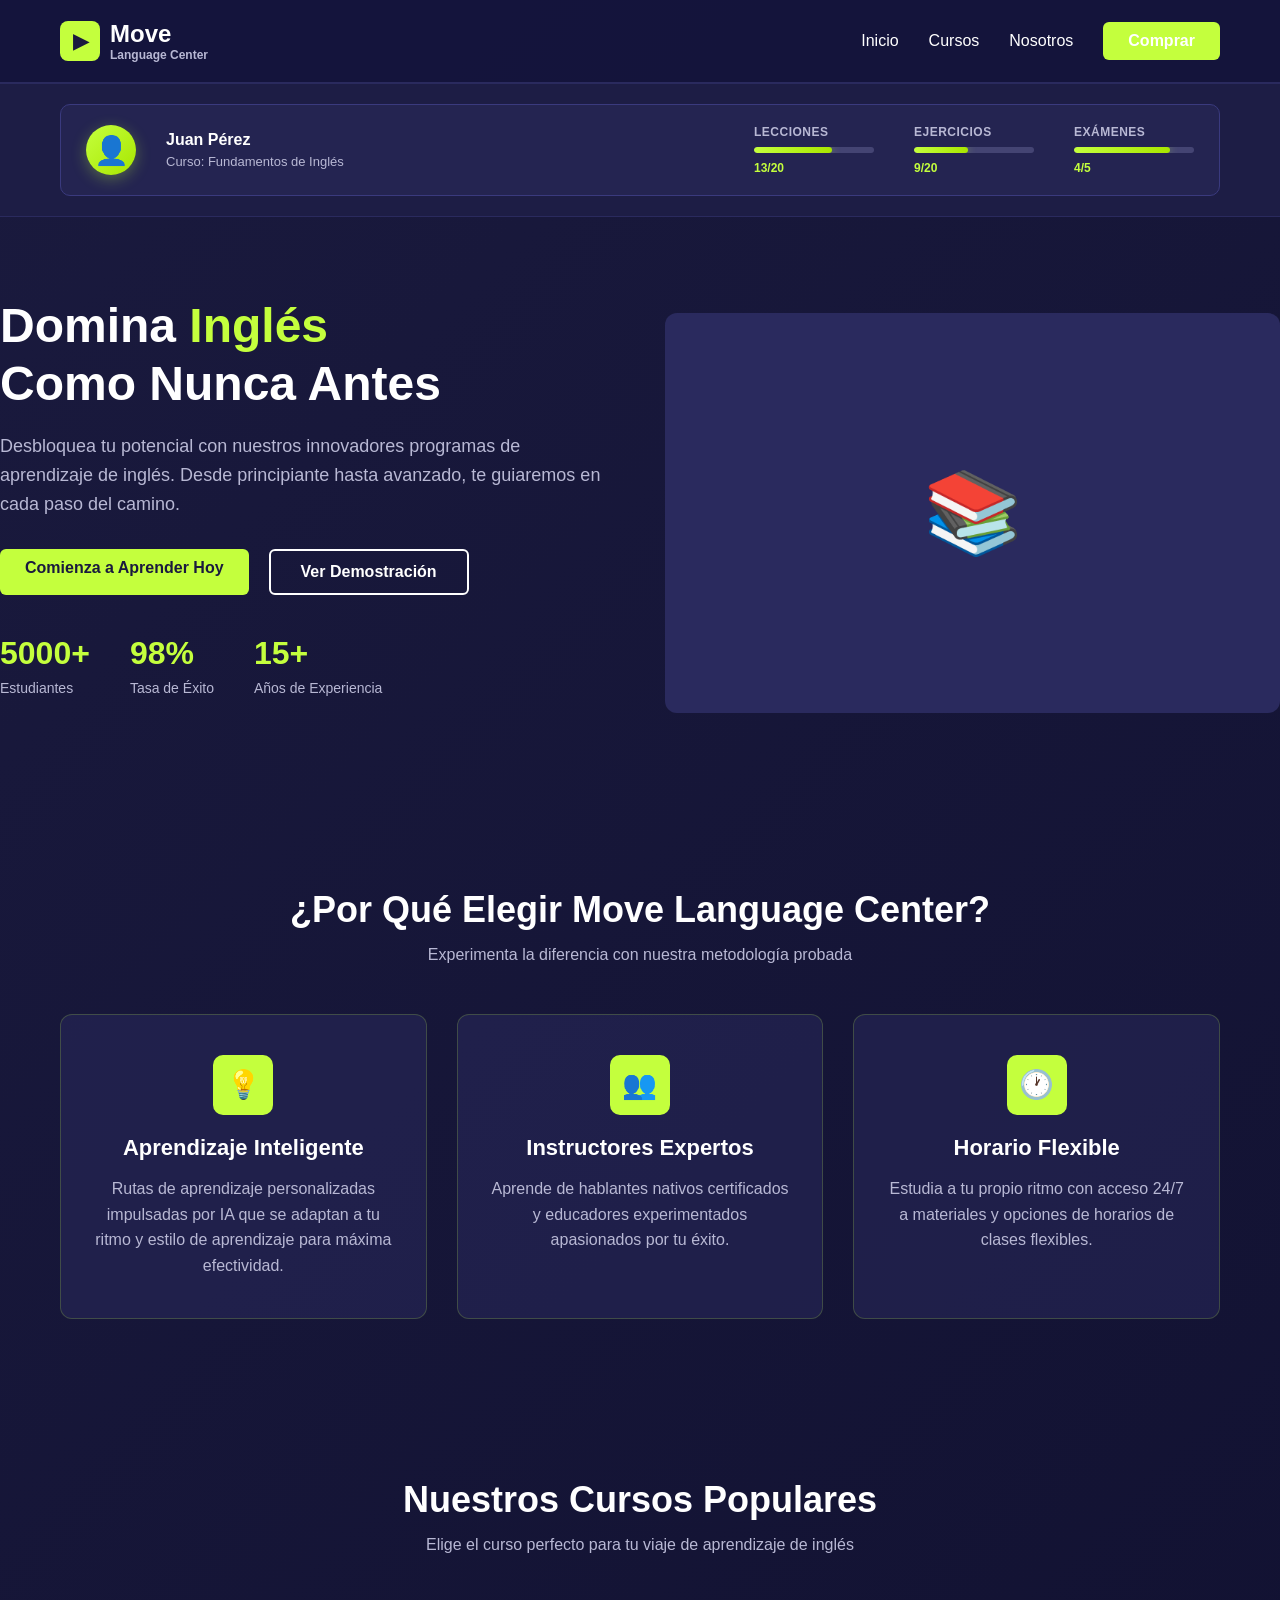
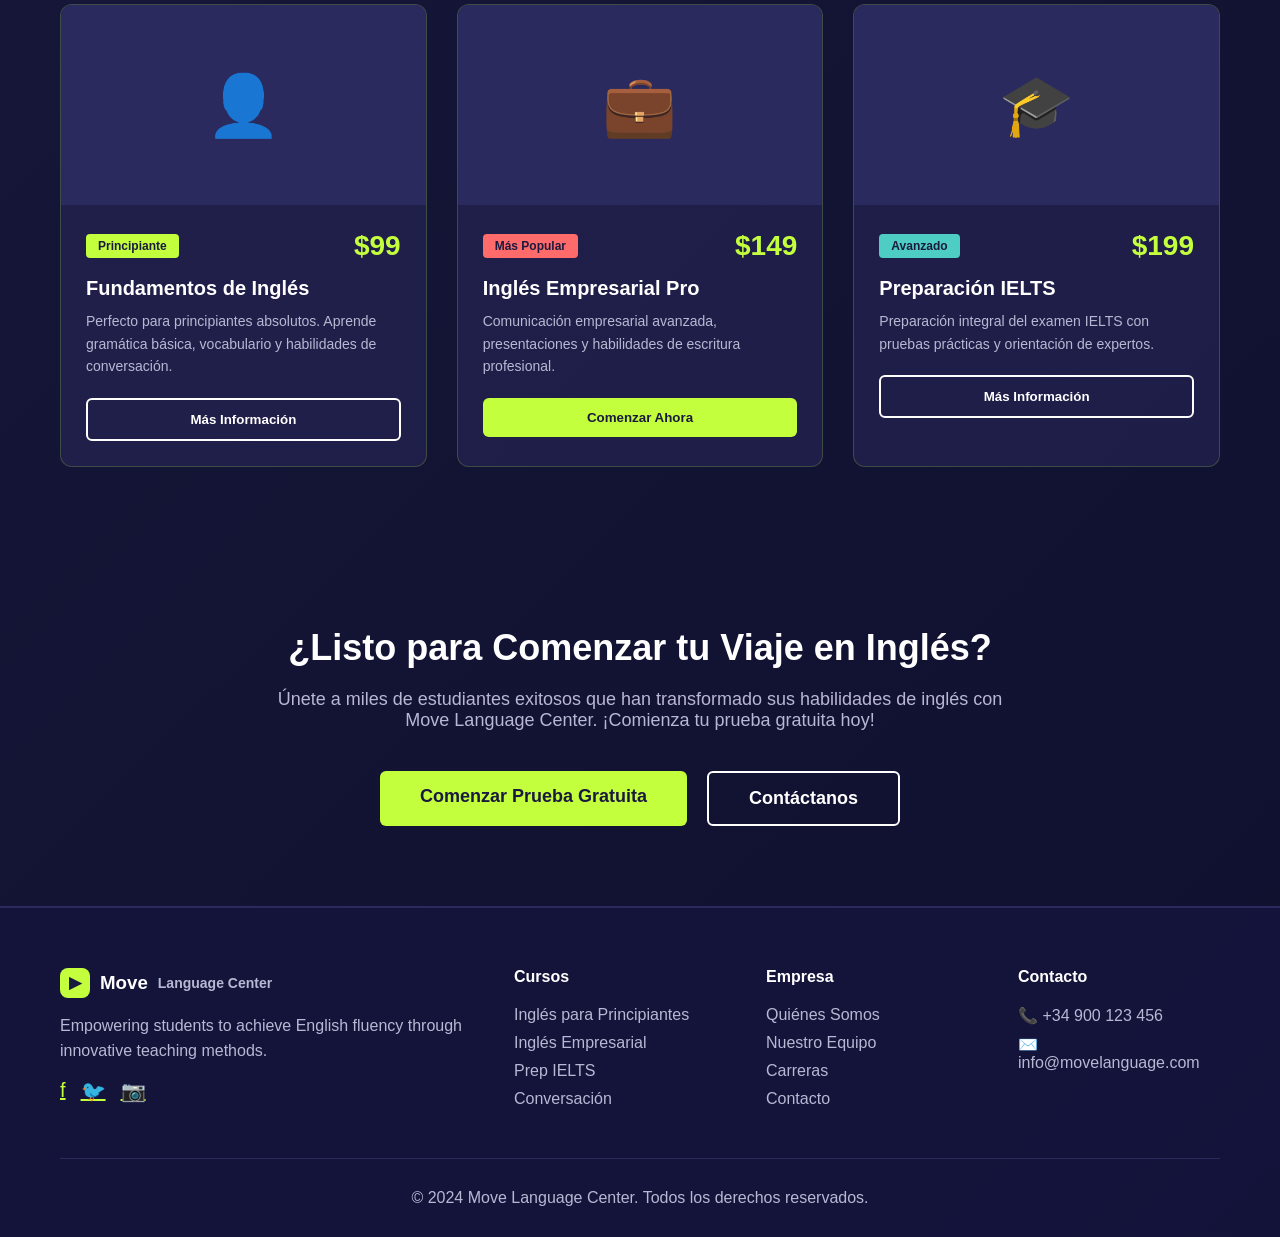
<file: index.html>
<!DOCTYPE html>
<html lang="es">
<head>
    <meta charset="UTF-8">
    <meta name="viewport" content="width=device-width, initial-scale=1.0">
    <title>Move Language Center</title>
    <link rel="stylesheet" href="styles.css">
</head>
<body>
    <header>
        <nav class="container">
            <div class="logo">
                <div class="logo-icon">▶</div>
                <div>
                    <div style="font-size: 24px;">Move</div>
                    <div style="font-size: 12px; color: #b8b8d4;">Language Center</div>
                </div>
            </div>
            <div class="nav-links">
                <a href="#inicio">Inicio</a>
                <a href="cursos.html">Cursos</a>
                <a href="nosotros.html">Nosotros</a>
                <a href="#comprar" class="btn-primary">Comprar</a>
            </div>
        </nav>
    </header>

    <!-- User Profile Section -->
    <section class="user-profile-bar">
        <div class="container">
            <a href="dashboard.html" style="text-decoration: none; color: inherit; cursor: pointer;">
                <div class="user-profile-card" style="cursor: pointer;">
                    <div class="profile-avatar">
                        <div class="avatar-icon">👤</div>
                    </div>
                    <div class="profile-info">
                        <div class="profile-name">Juan Pérez</div>
                        <div class="profile-course">Curso: Fundamentos de Inglés</div>
                    </div>
                    <div class="progress-indicators">
                        <div class="progress-item">
                            <div class="progress-label">Lecciones</div>
                            <div class="progress-bar">
                                <div class="progress-fill" style="width: 65%;"></div>
                            </div>
                            <div class="progress-text">13/20</div>
                        </div>
                        <div class="progress-item">
                            <div class="progress-label">Ejercicios</div>
                            <div class="progress-bar">
                                <div class="progress-fill" style="width: 45%;"></div>
                            </div>
                            <div class="progress-text">9/20</div>
                        </div>
                        <div class="progress-item">
                            <div class="progress-label">Exámenes</div>
                            <div class="progress-bar">
                                <div class="progress-fill" style="width: 80%;"></div>
                            </div>
                            <div class="progress-text">4/5</div>
                        </div>
                    </div>
                </div>
            </a>
        </div>
    </section>

    <section class="hero">
        <div class="container" style="display: contents;">
            <div class="hero-content">
                <h1>Domina <span class="highlight">Inglés</span><br>Como Nunca Antes</h1>
                <p>Desbloquea tu potencial con nuestros innovadores programas de aprendizaje de inglés. Desde principiante hasta avanzado, te guiaremos en cada paso del camino.</p>
                <div class="hero-buttons">
                    <a href="#" class="btn-primary">Comienza a Aprender Hoy</a>
                    <a href="#" class="btn-secondary">Ver Demostración</a>
                </div>
                <div class="stats">
                    <div class="stat-item">
                        <h3>5000+</h3>
                        <p>Estudiantes</p>
                    </div>
                    <div class="stat-item">
                        <h3>98%</h3>
                        <p>Tasa de Éxito</p>
                    </div>
                    <div class="stat-item">
                        <h3>15+</h3>
                        <p>Años de Experiencia</p>
                    </div>
                </div>
            </div>
            <div class="hero-image">
                <div style="background: #2a2a5e; border-radius: 12px; padding: 40px; text-align: center; min-height: 400px; display: flex; align-items: center; justify-content: center; font-size: 80px;">
                    📚
                </div>
            </div>
        </div>
    </section>

    <section class="why-choose">
        <div class="container">
            <h2>¿Por Qué Elegir Move Language Center?</h2>
            <p class="subtitle">Experimenta la diferencia con nuestra metodología probada</p>
            <div class="features">
                <div class="feature-card">
                    <div class="feature-icon">💡</div>
                    <h3>Aprendizaje Inteligente</h3>
                    <p>Rutas de aprendizaje personalizadas impulsadas por IA que se adaptan a tu ritmo y estilo de aprendizaje para máxima efectividad.</p>
                </div>
                <div class="feature-card">
                    <div class="feature-icon">👥</div>
                    <h3>Instructores Expertos</h3>
                    <p>Aprende de hablantes nativos certificados y educadores experimentados apasionados por tu éxito.</p>
                </div>
                <div class="feature-card">
                    <div class="feature-icon">🕐</div>
                    <h3>Horario Flexible</h3>
                    <p>Estudia a tu propio ritmo con acceso 24/7 a materiales y opciones de horarios de clases flexibles.</p>
                </div>
            </div>
        </div>
    </section>

    <section class="courses">
        <div class="container">
            <h2>Nuestros Cursos Populares</h2>
            <p class="subtitle">Elige el curso perfecto para tu viaje de aprendizaje de inglés</p>
            <div class="course-grid">
                <div class="course-card">
                    <div class="course-image">👤</div>
                    <div class="course-content">
                        <div class="course-header">
                            <span class="course-badge">Principiante</span>
                            <span class="course-price">$99</span>
                        </div>
                        <h3>Fundamentos de Inglés</h3>
                        <p>Perfecto para principiantes absolutos. Aprende gramática básica, vocabulario y habilidades de conversación.</p>
                        <button class="course-button secondary">Más Información</button>
                    </div>
                </div>
                <div class="course-card">
                    <div class="course-image">💼</div>
                    <div class="course-content">
                        <div class="course-header">
                            <span class="course-badge" style="background: #ff6b6b;">Más Popular</span>
                            <span class="course-price">$149</span>
                        </div>
                        <h3>Inglés Empresarial Pro</h3>
                        <p>Comunicación empresarial avanzada, presentaciones y habilidades de escritura profesional.</p>
                        <button class="course-button">Comenzar Ahora</button>
                    </div>
                </div>
                <div class="course-card">
                    <div class="course-image">🎓</div>
                    <div class="course-content">
                        <div class="course-header">
                            <span class="course-badge" style="background: #4ecdc4;">Avanzado</span>
                            <span class="course-price">$199</span>
                        </div>
                        <h3>Preparación IELTS</h3>
                        <p>Preparación integral del examen IELTS con pruebas prácticas y orientación de expertos.</p>
                        <button class="course-button secondary">Más Información</button>
                    </div>
                </div>
            </div>
        </div>
    </section>

    <section class="cta">
        <div class="container">
            <h2>¿Listo para Comenzar tu Viaje en Inglés?</h2>
            <p>Únete a miles de estudiantes exitosos que han transformado sus habilidades de inglés con<br>Move Language Center. ¡Comienza tu prueba gratuita hoy!</p>
            <div class="cta-buttons">
                <a href="#" class="btn-primary" style="padding: 15px 40px; font-size: 18px;">Comenzar Prueba Gratuita</a>
                <a href="#" class="btn-secondary" style="padding: 15px 40px; font-size: 18px;">Contáctanos</a>
            </div>
        </div>
    </section>

    <footer>
        <div class="container">
            <div class="footer-content">
                <div class="footer-about">
                    <h3>
                        <div class="logo-icon" style="width: 30px; height: 30px; font-size: 16px;">▶</div>
                        Move<br><span style="font-size: 14px; color: #b8b8d4;">Language Center</span>
                    </h3>
                    <p>Empowering students to achieve English fluency through innovative teaching methods.</p>
                    <div class="social-links">
                        <a href="#">f</a>
                        <a href="#">🐦</a>
                        <a href="#">📷</a>
                    </div>
                </div>
                <div class="footer-section">
                    <h4>Cursos</h4>
                    <ul>
                        <li><a href="#">Inglés para Principiantes</a></li>
                        <li><a href="#">Inglés Empresarial</a></li>
                        <li><a href="#">Prep IELTS</a></li>
                        <li><a href="#">Conversación</a></li>
                    </ul>
                </div>
                <div class="footer-section">
                    <h4>Empresa</h4>
                    <ul>
                        <li><a href="#">Quiénes Somos</a></li>
                        <li><a href="#">Nuestro Equipo</a></li>
                        <li><a href="#">Carreras</a></li>
                        <li><a href="#">Contacto</a></li>
                    </ul>
                </div>
                <div class="footer-section">
                    <h4>Contacto</h4>
                    <ul>
                        <li><a href="tel:+15551234567">📞 +34 900 123 456</a></li>
                        <li><a href="mailto:info@movelanguage.com">✉️ info@movelanguage.com</a></li>
                    </ul>
                </div>
            </div>
            <div class="footer-bottom">
                <p>© 2024 Move Language Center. Todos los derechos reservados.</p>
            </div>
        </div>
    </footer>
</body>
</html>
</file>
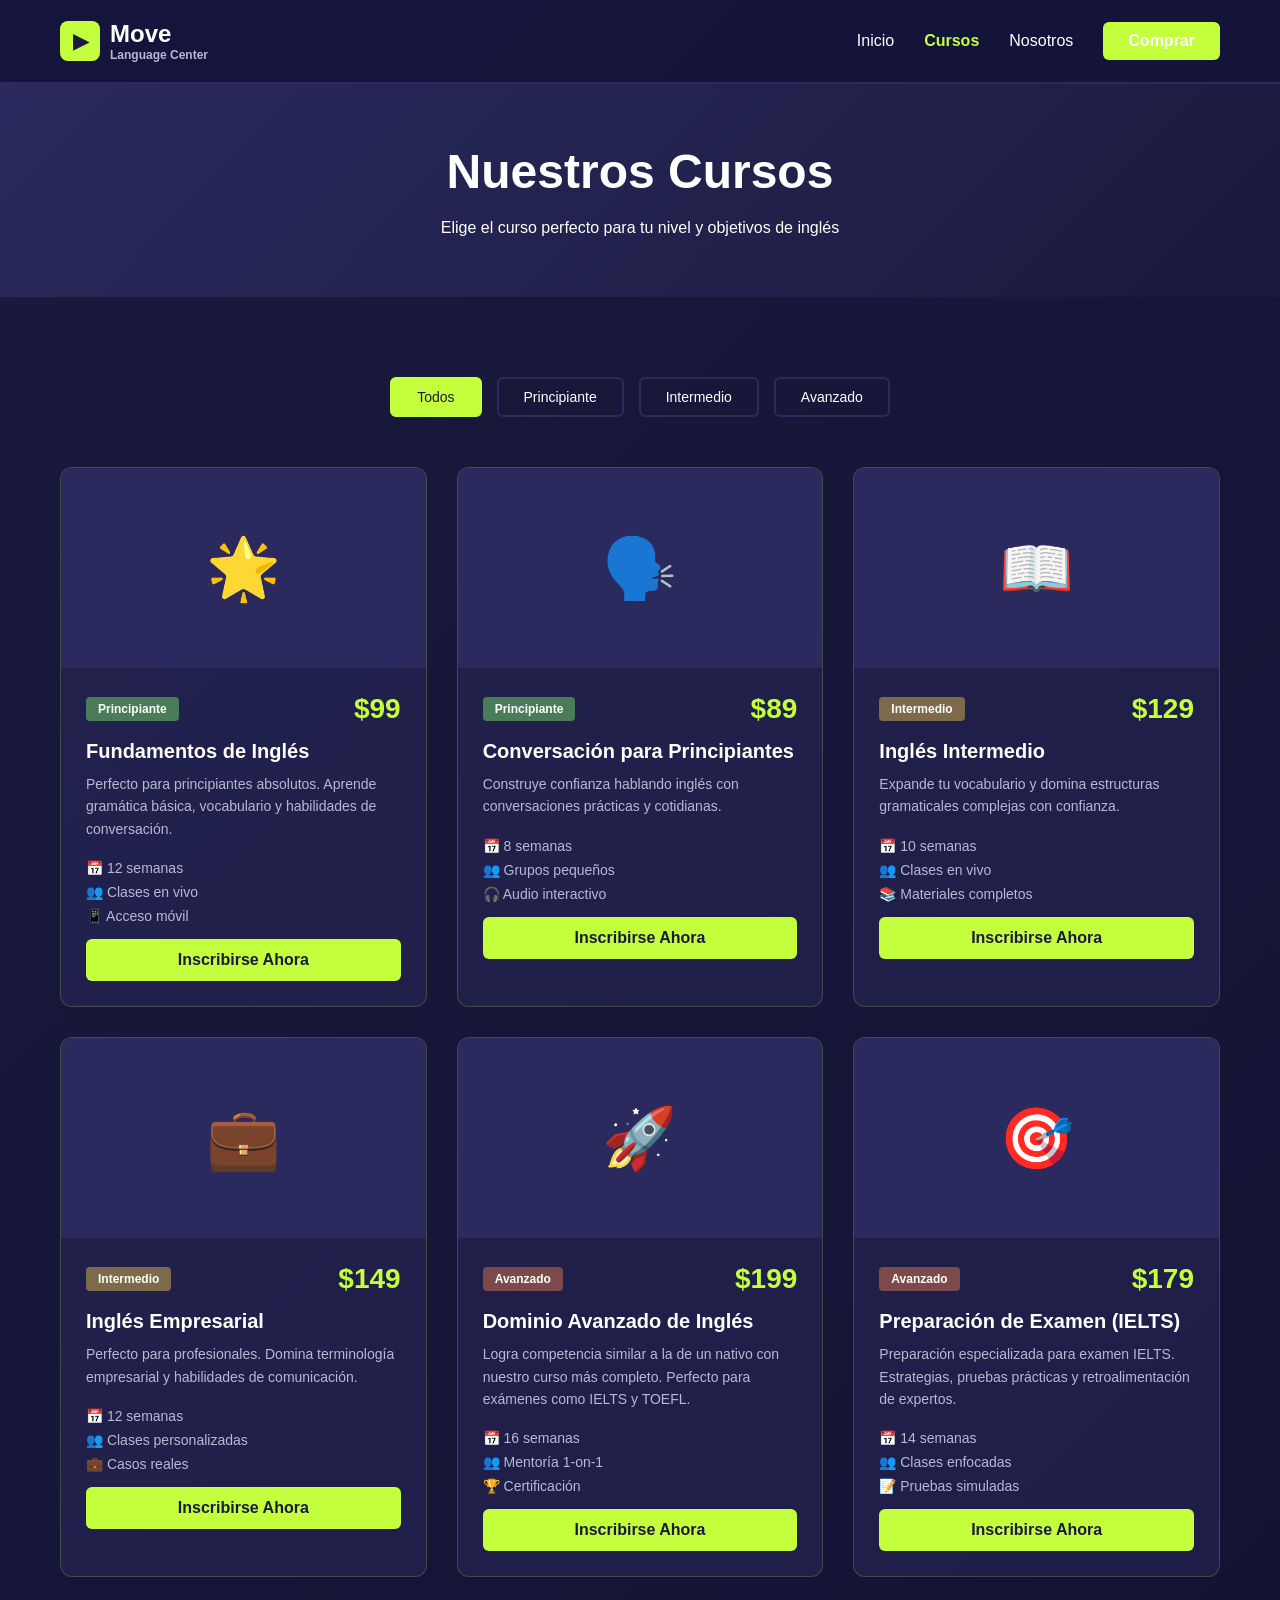
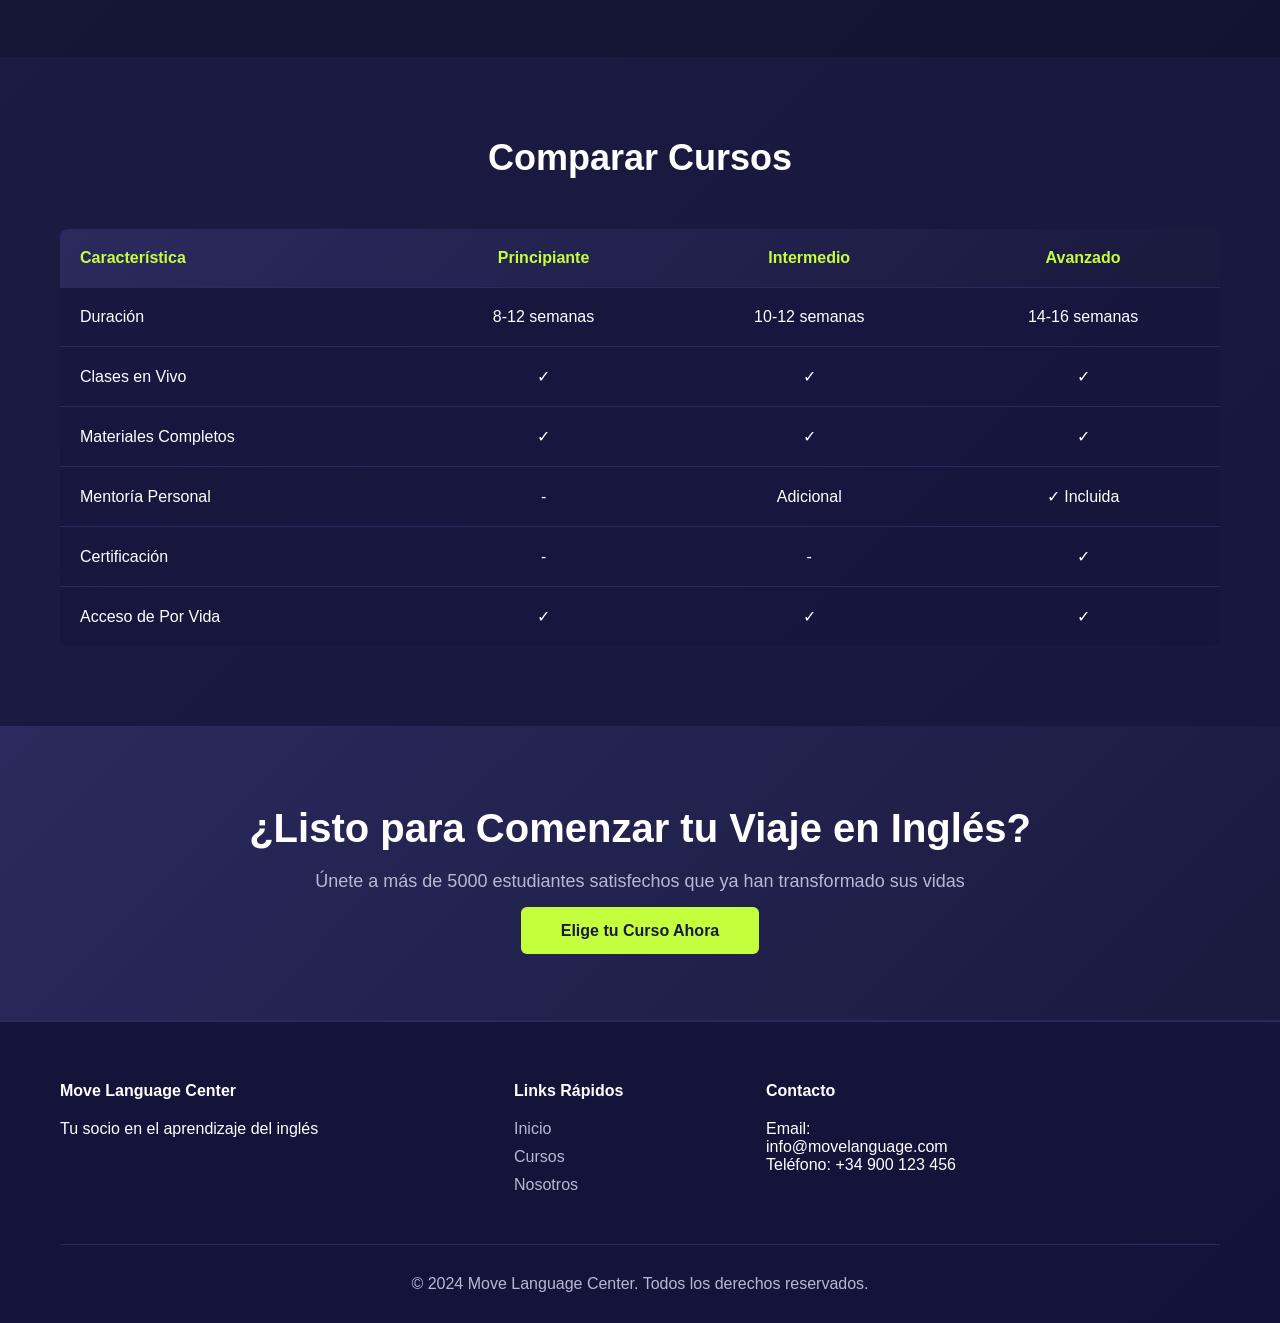
<file: cursos.html>
<!DOCTYPE html>
<html lang="es">
<head>
    <meta charset="UTF-8">
    <meta name="viewport" content="width=device-width, initial-scale=1.0">
    <title>Cursos - Move Language Center</title>
    <link rel="stylesheet" href="styles.css">
</head>
<body>
    <header>
        <nav class="container">
            <div class="logo">
                <div class="logo-icon">▶</div>
                <div>
                    <div style="font-size: 24px;">Move</div>
                    <div style="font-size: 12px; color: #b8b8d4;">Language Center</div>
                </div>
            </div>
            <div class="nav-links">
                <a href="index.html">Inicio</a>
                <a href="cursos.html" class="active">Cursos</a>
                <a href="nosotros.html">Nosotros</a>
                <a href="index.html#comprar" class="btn-primary">Comprar</a>
            </div>
        </nav>
    </header>

    <section class="cursos-hero">
        <div class="container">
            <h1>Nuestros Cursos</h1>
            <p class="subtitle">Elige el curso perfecto para tu nivel y objetivos de inglés</p>
        </div>
    </section>

    <section class="all-courses">
        <div class="container">
            <div class="courses-filter">
                <button class="filter-btn active" data-filter="all">Todos</button>
                <button class="filter-btn" data-filter="beginner">Principiante</button>
                <button class="filter-btn" data-filter="intermediate">Intermedio</button>
                <button class="filter-btn" data-filter="advanced">Avanzado</button>
            </div>

            <div class="course-grid">
                <!-- Beginner Courses -->
                <div class="course-card" data-level="beginner">
                    <div class="course-image">🌟</div>
                    <div class="course-content">
                        <div class="course-header">
                            <span class="course-badge beginner-badge">Principiante</span>
                            <span class="course-price">$99</span>
                        </div>
                        <h3>Fundamentos de Inglés</h3>
                        <p>Perfecto para principiantes absolutos. Aprende gramática básica, vocabulario y habilidades de conversación.</p>
                        <div class="course-details">
                            <span>📅 12 semanas</span>
                            <span>👥 Clases en vivo</span>
                            <span>📱 Acceso móvil</span>
                        </div>
                        <a href="#" class="btn-primary full-width">Inscribirse Ahora</a>
                    </div>
                </div>

                <div class="course-card" data-level="beginner">
                    <div class="course-image">🗣️</div>
                    <div class="course-content">
                        <div class="course-header">
                            <span class="course-badge beginner-badge">Principiante</span>
                            <span class="course-price">$89</span>
                        </div>
                        <h3>Conversación para Principiantes</h3>
                        <p>Construye confianza hablando inglés con conversaciones prácticas y cotidianas.</p>
                        <div class="course-details">
                            <span>📅 8 semanas</span>
                            <span>👥 Grupos pequeños</span>
                            <span>🎧 Audio interactivo</span>
                        </div>
                        <a href="#" class="btn-primary full-width">Inscribirse Ahora</a>
                    </div>
                </div>

                <!-- Intermediate Courses -->
                <div class="course-card" data-level="intermediate">
                    <div class="course-image">📖</div>
                    <div class="course-content">
                        <div class="course-header">
                            <span class="course-badge intermediate-badge">Intermedio</span>
                            <span class="course-price">$129</span>
                        </div>
                        <h3>Inglés Intermedio</h3>
                        <p>Expande tu vocabulario y domina estructuras gramaticales complejas con confianza.</p>
                        <div class="course-details">
                            <span>📅 10 semanas</span>
                            <span>👥 Clases en vivo</span>
                            <span>📚 Materiales completos</span>
                        </div>
                        <a href="#" class="btn-primary full-width">Inscribirse Ahora</a>
                    </div>
                </div>

                <div class="course-card" data-level="intermediate">
                    <div class="course-image">💼</div>
                    <div class="course-content">
                        <div class="course-header">
                            <span class="course-badge intermediate-badge">Intermedio</span>
                            <span class="course-price">$149</span>
                        </div>
                        <h3>Inglés Empresarial</h3>
                        <p>Perfecto para profesionales. Domina terminología empresarial y habilidades de comunicación.</p>
                        <div class="course-details">
                            <span>📅 12 semanas</span>
                            <span>👥 Clases personalizadas</span>
                            <span>💼 Casos reales</span>
                        </div>
                        <a href="#" class="btn-primary full-width">Inscribirse Ahora</a>
                    </div>
                </div>

                <!-- Advanced Courses -->
                <div class="course-card" data-level="advanced">
                    <div class="course-image">🚀</div>
                    <div class="course-content">
                        <div class="course-header">
                            <span class="course-badge advanced-badge">Avanzado</span>
                            <span class="course-price">$199</span>
                        </div>
                        <h3>Dominio Avanzado de Inglés</h3>
                        <p>Logra competencia similar a la de un nativo con nuestro curso más completo. Perfecto para exámenes como IELTS y TOEFL.</p>
                        <div class="course-details">
                            <span>📅 16 semanas</span>
                            <span>👥 Mentoría 1-on-1</span>
                            <span>🏆 Certificación</span>
                        </div>
                        <a href="#" class="btn-primary full-width">Inscribirse Ahora</a>
                    </div>
                </div>

                <div class="course-card" data-level="advanced">
                    <div class="course-image">🎯</div>
                    <div class="course-content">
                        <div class="course-header">
                            <span class="course-badge advanced-badge">Avanzado</span>
                            <span class="course-price">$179</span>
                        </div>
                        <h3>Preparación de Examen (IELTS)</h3>
                        <p>Preparación especializada para examen IELTS. Estrategias, pruebas prácticas y retroalimentación de expertos.</p>
                        <div class="course-details">
                            <span>📅 14 semanas</span>
                            <span>👥 Clases enfocadas</span>
                            <span>📝 Pruebas simuladas</span>
                        </div>
                        <a href="#" class="btn-primary full-width">Inscribirse Ahora</a>
                    </div>
                </div>
            </div>
        </div>
    </section>

    <section class="course-comparison">
        <div class="container">
            <h2>Comparar Cursos</h2>
            <table class="comparison-table">
                <thead>
                    <tr>
                        <th>Característica</th>
                        <th>Principiante</th>
                        <th>Intermedio</th>
                        <th>Avanzado</th>
                    </tr>
                </thead>
                <tbody>
                    <tr>
                        <td>Duración</td>
                        <td>8-12 semanas</td>
                        <td>10-12 semanas</td>
                        <td>14-16 semanas</td>
                    </tr>
                    <tr>
                        <td>Clases en Vivo</td>
                        <td>✓</td>
                        <td>✓</td>
                        <td>✓</td>
                    </tr>
                    <tr>
                        <td>Materiales Completos</td>
                        <td>✓</td>
                        <td>✓</td>
                        <td>✓</td>
                    </tr>
                    <tr>
                        <td>Mentoría Personal</td>
                        <td>-</td>
                        <td>Adicional</td>
                        <td>✓ Incluida</td>
                    </tr>
                    <tr>
                        <td>Certificación</td>
                        <td>-</td>
                        <td>-</td>
                        <td>✓</td>
                    </tr>
                    <tr>
                        <td>Acceso de Por Vida</td>
                        <td>✓</td>
                        <td>✓</td>
                        <td>✓</td>
                    </tr>
                </tbody>
            </table>
        </div>
    </section>

    <section class="cta-section">
        <div class="container">
            <h2>¿Listo para Comenzar tu Viaje en Inglés?</h2>
            <p>Únete a más de 5000 estudiantes satisfechos que ya han transformado sus vidas</p>
            <a href="#" class="btn-primary" style="font-size: 16px; padding: 15px 40px;">Elige tu Curso Ahora</a>
        </div>
    </section>

    <footer>
        <div class="container">
            <div class="footer-content">
                <div class="footer-section">
                    <h4>Move Language Center</h4>
                    <p>Tu socio en el aprendizaje del inglés</p>
                </div>
                <div class="footer-section">
                    <h4>Links Rápidos</h4>
                    <ul>
                        <li><a href="index.html">Inicio</a></li>
                        <li><a href="cursos.html">Cursos</a></li>
                        <li><a href="index.html#nosotros">Nosotros</a></li>
                    </ul>
                </div>
                <div class="footer-section">
                    <h4>Contacto</h4>
                    <p>Email: info@movelanguage.com</p>
                    <p>Teléfono: +34 900 123 456</p>
                </div>
            </div>
            <div class="footer-bottom">
                <p>&copy; 2024 Move Language Center. Todos los derechos reservados.</p>
            </div>
        </div>
    </footer>

    <script>
        // Filter functionality
        const filterBtns = document.querySelectorAll('.filter-btn');
        const courseCards = document.querySelectorAll('.course-card');

        filterBtns.forEach(btn => {
            btn.addEventListener('click', () => {
                // Remove active class from all buttons
                filterBtns.forEach(b => b.classList.remove('active'));
                // Add active class to clicked button
                btn.classList.add('active');

                const filterValue = btn.getAttribute('data-filter');

                courseCards.forEach(card => {
                    if (filterValue === 'all') {
                        card.style.display = 'block';
                    } else {
                        if (card.getAttribute('data-level') === filterValue) {
                            card.style.display = 'block';
                        } else {
                            card.style.display = 'none';
                        }
                    }
                });
            });
        });
    </script>
</body>
</html>
</file>
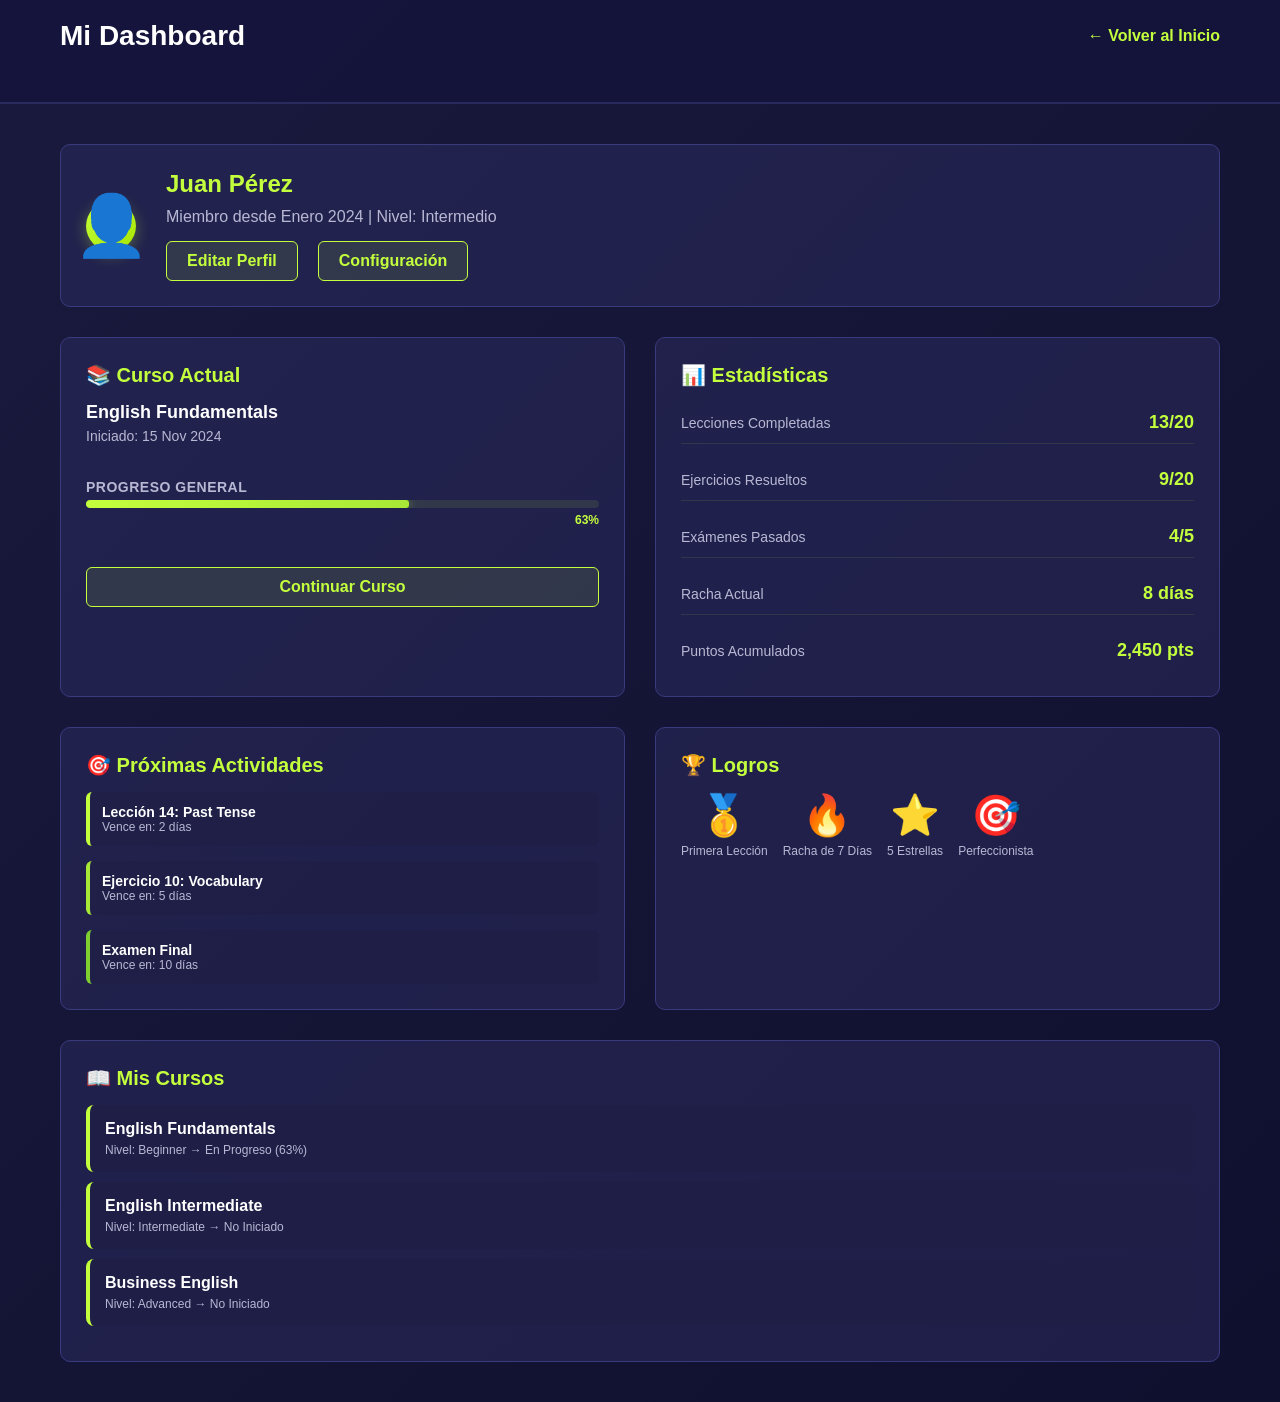
<file: dashboard.html>
<!DOCTYPE html>
<html lang="es">
<head>
    <meta charset="UTF-8">
    <meta name="viewport" content="width=device-width, initial-scale=1.0">
    <title>Mi Dashboard - Move Language Center</title>
    <link rel="stylesheet" href="styles.css">
    <style>
        /* Dashboard Specific Styles */
        .dashboard-header {
            background: rgba(20, 20, 60, 0.9);
            padding: 20px 0;
            border-bottom: 2px solid #2a2a5e;
            margin-bottom: 40px;
        }

        .dashboard-container {
            max-width: 1200px;
            margin: 0 auto;
            padding: 0 20px;
        }

        .dashboard-grid {
            display: grid;
            grid-template-columns: 1fr 1fr;
            gap: 30px;
            margin-bottom: 40px;
        }

        .dashboard-card {
            background: rgba(40, 40, 90, 0.6);
            border: 1px solid #3a3a7e;
            border-radius: 10px;
            padding: 25px;
            transition: transform 0.3s, box-shadow 0.3s;
        }

        .dashboard-card:hover {
            transform: translateY(-5px);
            box-shadow: 0 10px 30px rgba(196, 255, 61, 0.1);
        }

        .dashboard-card h3 {
            color: #c4ff3d;
            margin-bottom: 15px;
            font-size: 20px;
        }

        .card-content {
            display: flex;
            flex-direction: column;
            gap: 15px;
        }

        .stat-row {
            display: flex;
            justify-content: space-between;
            align-items: center;
            padding: 10px 0;
            border-bottom: 1px solid rgba(196, 255, 61, 0.1);
        }

        .stat-row:last-child {
            border-bottom: none;
        }

        .stat-label {
            color: #b8b8d4;
            font-size: 14px;
        }

        .stat-value {
            color: #c4ff3d;
            font-weight: bold;
            font-size: 18px;
        }

        .progress-section {
            margin-top: 20px;
        }

        .progress-item-dashboard {
            margin-bottom: 15px;
        }

        .progress-item-dashboard .progress-label {
            color: #b8b8d4;
            font-size: 14px;
            margin-bottom: 5px;
        }

        .progress-item-dashboard .progress-bar {
            background: rgba(196, 255, 61, 0.1);
            height: 8px;
            border-radius: 4px;
            overflow: hidden;
            margin-bottom: 5px;
        }

        .progress-item-dashboard .progress-fill {
            background: linear-gradient(90deg, #c4ff3d, #a8e836);
            height: 100%;
        }

        .progress-item-dashboard .progress-text {
            color: #c4ff3d;
            font-size: 12px;
            text-align: right;
        }

        .course-list {
            list-style: none;
        }

        .course-item {
            background: rgba(30, 30, 70, 0.8);
            padding: 15px;
            border-radius: 8px;
            margin-bottom: 10px;
            border-left: 4px solid #c4ff3d;
            transition: background 0.3s;
        }

        .course-item:hover {
            background: rgba(40, 40, 90, 0.8);
        }

        .course-name {
            color: #ffffff;
            font-weight: bold;
            margin-bottom: 5px;
        }

        .course-level {
            color: #b8b8d4;
            font-size: 12px;
        }

        .btn-secondary {
            background: rgba(196, 255, 61, 0.1);
            color: #c4ff3d;
            padding: 10px 20px;
            border-radius: 6px;
            text-decoration: none;
            border: 1px solid #c4ff3d;
            transition: all 0.3s;
            display: inline-block;
            cursor: pointer;
            font-weight: bold;
        }

        .btn-secondary:hover {
            background: #c4ff3d;
            color: #1a1a3e;
        }

        .wide-card {
            grid-column: 1 / -1;
        }

        .header-top {
            display: flex;
            justify-content: space-between;
            align-items: center;
            margin-bottom: 30px;
        }

        .back-button {
            color: #c4ff3d;
            text-decoration: none;
            font-weight: bold;
            display: flex;
            align-items: center;
            gap: 10px;
            transition: gap 0.3s;
        }

        .back-button:hover {
            gap: 15px;
        }

        @media (max-width: 768px) {
            .dashboard-grid {
                grid-template-columns: 1fr;
            }

            .wide-card {
                grid-column: 1;
            }
        }
    </style>
</head>
<body>
    <!-- Dashboard Header -->
    <header class="dashboard-header">
        <div class="dashboard-container">
            <div class="header-top">
                <h1 style="font-size: 28px;">Mi Dashboard</h1>
                <a href="index.html" class="back-button">← Volver al Inicio</a>
            </div>
        </div>
    </header>

    <!-- Main Dashboard Content -->
    <main class="dashboard-container">
        <!-- User Profile Summary -->
        <div class="dashboard-card wide-card" style="margin-bottom: 30px;">
            <div style="display: flex; align-items: center; gap: 30px;">
                <div class="profile-avatar" style="flex-shrink: 0;">
                    <div class="avatar-icon" style="font-size: 60px;">👤</div>
                </div>
                <div style="flex: 1;">
                    <h2 style="color: #c4ff3d; margin-bottom: 10px;">Juan Pérez</h2>
                    <p style="color: #b8b8d4; margin-bottom: 15px;">Miembro desde Enero 2024 | Nivel: Intermedio</p>
                    <div style="display: flex; gap: 20px;">
                        <a href="#" class="btn-secondary">Editar Perfil</a>
                        <a href="#" class="btn-secondary">Configuración</a>
                    </div>
                </div>
            </div>
        </div>

        <div class="dashboard-grid">
            <!-- Current Course Card -->
            <div class="dashboard-card">
                <h3>📚 Curso Actual</h3>
                <div class="card-content">
                    <div>
                        <div style="font-size: 18px; color: #ffffff; font-weight: bold;">English Fundamentals</div>
                        <div style="color: #b8b8d4; font-size: 14px; margin-top: 5px;">Iniciado: 15 Nov 2024</div>
                    </div>
                    <div class="progress-section">
                        <div class="progress-item-dashboard">
                            <div class="progress-label">Progreso General</div>
                            <div class="progress-bar">
                                <div class="progress-fill" style="width: 63%;"></div>
                            </div>
                            <div class="progress-text">63%</div>
                        </div>
                    </div>
                    <a href="english_fundamentals.html" class="btn-secondary" style="text-align: center; margin-top: 10px;">Continuar Curso</a>
                </div>
            </div>

            <!-- Learning Stats Card -->
            <div class="dashboard-card">
                <h3>📊 Estadísticas</h3>
                <div class="card-content">
                    <div class="stat-row">
                        <span class="stat-label">Lecciones Completadas</span>
                        <span class="stat-value">13/20</span>
                    </div>
                    <div class="stat-row">
                        <span class="stat-label">Ejercicios Resueltos</span>
                        <span class="stat-value">9/20</span>
                    </div>
                    <div class="stat-row">
                        <span class="stat-label">Exámenes Pasados</span>
                        <span class="stat-value">4/5</span>
                    </div>
                    <div class="stat-row">
                        <span class="stat-label">Racha Actual</span>
                        <span class="stat-value">8 días</span>
                    </div>
                    <div class="stat-row">
                        <span class="stat-label">Puntos Acumulados</span>
                        <span class="stat-value">2,450 pts</span>
                    </div>
                </div>
            </div>

            <!-- Activities Card -->
            <div class="dashboard-card">
                <h3>🎯 Próximas Actividades</h3>
                <div class="card-content">
                    <div style="background: rgba(30, 30, 70, 0.8); padding: 12px; border-radius: 6px; border-left: 4px solid #c4ff3d;">
                        <div style="color: #ffffff; font-weight: bold; font-size: 14px;">Lección 14: Past Tense</div>
                        <div style="color: #b8b8d4; font-size: 12px;">Vence en: 2 días</div>
                    </div>
                    <div style="background: rgba(30, 30, 70, 0.8); padding: 12px; border-radius: 6px; border-left: 4px solid #a8e836;">
                        <div style="color: #ffffff; font-weight: bold; font-size: 14px;">Ejercicio 10: Vocabulary</div>
                        <div style="color: #b8b8d4; font-size: 12px;">Vence en: 5 días</div>
                    </div>
                    <div style="background: rgba(30, 30, 70, 0.8); padding: 12px; border-radius: 6px; border-left: 4px solid #7ecf2f;">
                        <div style="color: #ffffff; font-weight: bold; font-size: 14px;">Examen Final</div>
                        <div style="color: #b8b8d4; font-size: 12px;">Vence en: 10 días</div>
                    </div>
                </div>
            </div>

            <!-- Badges & Achievements Card -->
            <div class="dashboard-card">
                <h3>🏆 Logros</h3>
                <div class="card-content">
                    <div style="display: flex; flex-wrap: wrap; gap: 15px;">
                        <div style="text-align: center;">
                            <div style="font-size: 40px; margin-bottom: 5px;">🥇</div>
                            <div style="color: #b8b8d4; font-size: 12px;">Primera Lección</div>
                        </div>
                        <div style="text-align: center;">
                            <div style="font-size: 40px; margin-bottom: 5px;">🔥</div>
                            <div style="color: #b8b8d4; font-size: 12px;">Racha de 7 Días</div>
                        </div>
                        <div style="text-align: center;">
                            <div style="font-size: 40px; margin-bottom: 5px;">⭐</div>
                            <div style="color: #b8b8d4; font-size: 12px;">5 Estrellas</div>
                        </div>
                        <div style="text-align: center;">
                            <div style="font-size: 40px; margin-bottom: 5px;">🎯</div>
                            <div style="color: #b8b8d4; font-size: 12px;">Perfeccionista</div>
                        </div>
                    </div>
                </div>
            </div>

            <!-- All Courses Card -->
            <div class="dashboard-card wide-card">
                <h3>📖 Mis Cursos</h3>
                <ul class="course-list">
                    <li class="course-item">
                        <div class="course-name">English Fundamentals</div>
                        <div class="course-level">Nivel: Beginner → En Progreso (63%)</div>
                    </li>
                    <li class="course-item">
                        <div class="course-name">English Intermediate</div>
                        <div class="course-level">Nivel: Intermediate → No Iniciado</div>
                    </li>
                    <li class="course-item">
                        <div class="course-name">Business English</div>
                        <div class="course-level">Nivel: Advanced → No Iniciado</div>
                    </li>
                </ul>
            </div>
        </div>
    </main>

    <script>
        // Agregar evento de navegación al volver
        document.querySelector('.back-button').addEventListener('click', function(e) {
            e.preventDefault();
            window.location.href = 'index.html';
        });
    </script>
</body>
</html>
</file>
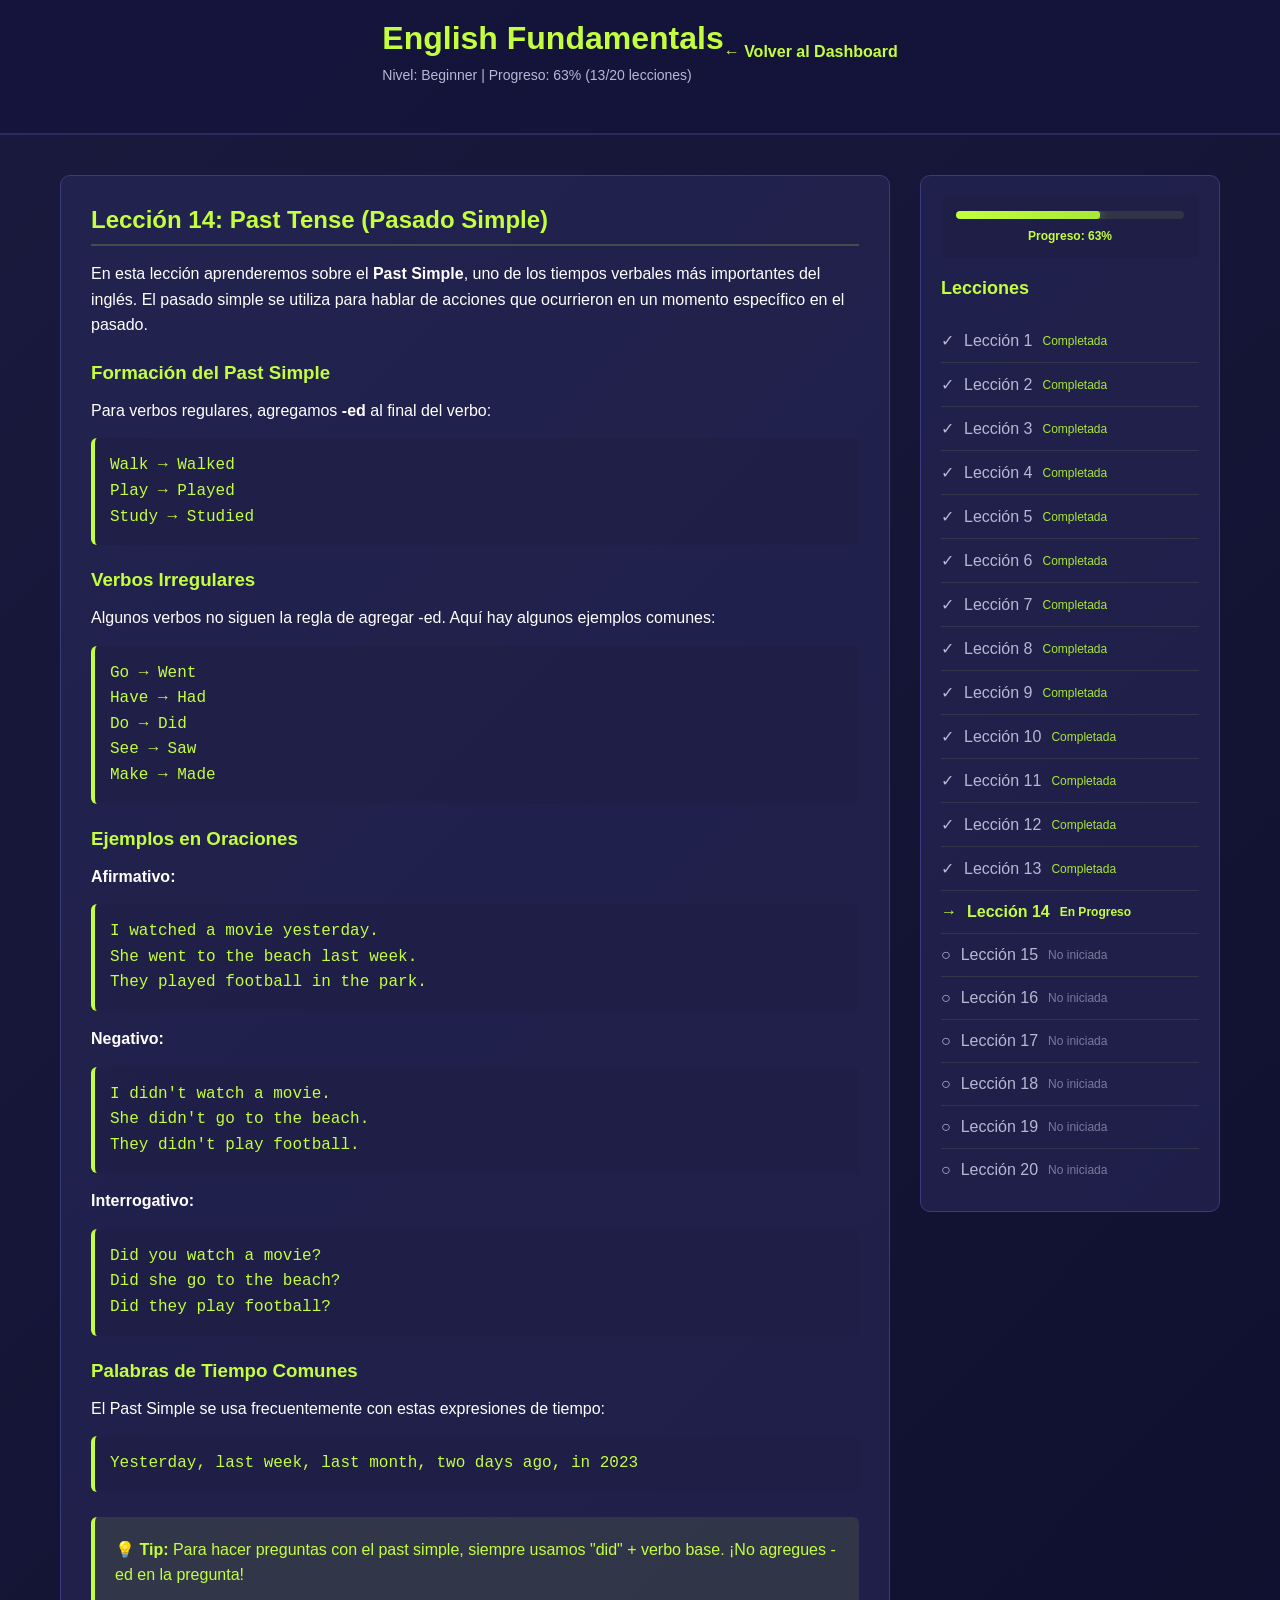
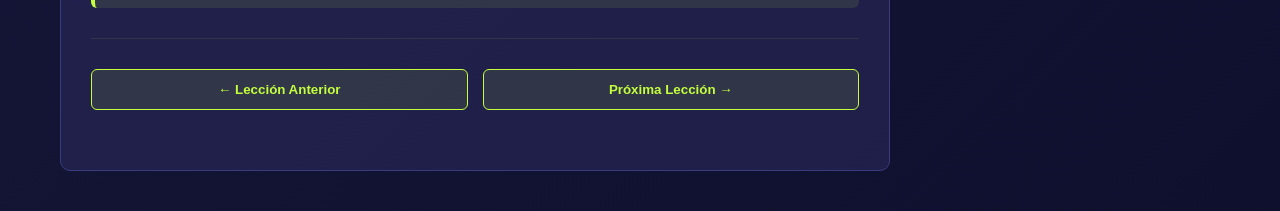
<file: english_fundamentals.html>
<!DOCTYPE html>
<html lang="es">
<head>
    <meta charset="UTF-8">
    <meta name="viewport" content="width=device-width, initial-scale=1.0">
    <title>English Fundamentals - Move Language Center</title>
    <link rel="stylesheet" href="styles.css">
    <style>
        /* Course Page Specific Styles */
        .course-header {
            background: rgba(20, 20, 60, 0.9);
            padding: 20px 0;
            border-bottom: 2px solid #2a2a5e;
            margin-bottom: 40px;
        }

        .course-container {
            max-width: 1200px;
            margin: 0 auto;
            padding: 0 20px;
        }

        .course-title-section {
            display: flex;
            justify-content: space-between;
            align-items: center;
            margin-bottom: 30px;
        }

        .course-info {
            flex: 1;
        }

        .course-info h1 {
            font-size: 32px;
            color: #c4ff3d;
            margin-bottom: 10px;
        }

        .course-meta {
            color: #b8b8d4;
            font-size: 14px;
        }

        .back-button {
            color: #c4ff3d;
            text-decoration: none;
            font-weight: bold;
            display: flex;
            align-items: center;
            gap: 10px;
            transition: gap 0.3s;
        }

        .back-button:hover {
            gap: 15px;
        }

        .course-layout {
            display: grid;
            grid-template-columns: 1fr 300px;
            gap: 30px;
            margin-bottom: 40px;
        }

        .course-content {
            background: rgba(40, 40, 90, 0.6);
            border: 1px solid #3a3a7e;
            border-radius: 10px;
            padding: 30px;
        }

        .lesson-section {
            margin-bottom: 30px;
        }

        .lesson-section h2 {
            color: #c4ff3d;
            font-size: 24px;
            margin-bottom: 15px;
            border-bottom: 2px solid rgba(196, 255, 61, 0.2);
            padding-bottom: 10px;
        }

        .lesson-content {
            color: #ffffff;
            line-height: 1.6;
        }

        .lesson-content p {
            margin-bottom: 15px;
        }

        .lesson-example {
            background: rgba(30, 30, 70, 0.8);
            padding: 15px;
            border-left: 4px solid #c4ff3d;
            border-radius: 6px;
            margin: 15px 0;
            font-family: 'Courier New', monospace;
            color: #c4ff3d;
        }

        .sidebar {
            background: rgba(40, 40, 90, 0.6);
            border: 1px solid #3a3a7e;
            border-radius: 10px;
            padding: 20px;
            height: fit-content;
            position: sticky;
            top: 20px;
        }

        .sidebar h3 {
            color: #c4ff3d;
            margin-bottom: 20px;
            font-size: 18px;
        }

        .lesson-list {
            list-style: none;
        }

        .lesson-item {
            padding: 12px 0;
            border-bottom: 1px solid rgba(196, 255, 61, 0.1);
        }

        .lesson-item:last-child {
            border-bottom: none;
        }

        .lesson-link {
            color: #b8b8d4;
            text-decoration: none;
            display: flex;
            align-items: center;
            gap: 10px;
            transition: color 0.3s;
        }

        .lesson-link:hover {
            color: #c4ff3d;
        }

        .lesson-link.active {
            color: #c4ff3d;
            font-weight: bold;
        }

        .lesson-status {
            font-size: 12px;
        }

        .completed {
            color: #a8e836;
        }

        .current {
            color: #c4ff3d;
        }

        .not-started {
            color: #7a7a9e;
        }

        .nav-buttons {
            display: flex;
            gap: 15px;
            margin-top: 30px;
            padding-top: 30px;
            border-top: 1px solid rgba(196, 255, 61, 0.1);
        }

        .btn-secondary {
            background: rgba(196, 255, 61, 0.1);
            color: #c4ff3d;
            padding: 12px 20px;
            border-radius: 6px;
            text-decoration: none;
            border: 1px solid #c4ff3d;
            transition: all 0.3s;
            display: inline-block;
            cursor: pointer;
            font-weight: bold;
            flex: 1;
            text-align: center;
        }

        .btn-secondary:hover {
            background: #c4ff3d;
            color: #1a1a3e;
        }

        .btn-secondary:disabled {
            opacity: 0.5;
            cursor: not-allowed;
        }

        .progress-info {
            background: rgba(30, 30, 70, 0.8);
            padding: 15px;
            border-radius: 6px;
            margin-bottom: 20px;
        }

        .progress-bar {
            background: rgba(196, 255, 61, 0.1);
            height: 8px;
            border-radius: 4px;
            overflow: hidden;
            margin-bottom: 10px;
        }

        .progress-fill {
            background: linear-gradient(90deg, #c4ff3d, #a8e836);
            height: 100%;
        }

        .progress-text {
            color: #c4ff3d;
            font-size: 12px;
            text-align: center;
        }

        @media (max-width: 768px) {
            .course-layout {
                grid-template-columns: 1fr;
            }

            .sidebar {
                position: static;
            }

            .course-title-section {
                flex-direction: column;
                align-items: flex-start;
            }
        }
    </style>
</head>
<body>
    <!-- Course Header -->
    <header class="course-header">
        <div class="course-container">
            <div class="course-title-section">
                <div class="course-info">
                    <h1>English Fundamentals</h1>
                    <p class="course-meta">Nivel: Beginner | Progreso: 63% (13/20 lecciones)</p>
                </div>
                <a href="dashboard.html" class="back-button">← Volver al Dashboard</a>
            </div>
        </div>
    </header>

    <!-- Main Course Content -->
    <main class="course-container">
        <div class="course-layout">
            <!-- Main Content -->
            <div class="course-content">
                <!-- Lesson 14: Past Tense -->
                <div class="lesson-section">
                    <h2>Lección 14: Past Tense (Pasado Simple)</h2>
                    <div class="lesson-content">
                        <p>En esta lección aprenderemos sobre el <strong>Past Simple</strong>, uno de los tiempos verbales más importantes del inglés. El pasado simple se utiliza para hablar de acciones que ocurrieron en un momento específico en el pasado.</p>
                        
                        <h3 style="color: #c4ff3d; margin-top: 20px; margin-bottom: 10px;">Formación del Past Simple</h3>
                        <p>Para verbos regulares, agregamos <strong>-ed</strong> al final del verbo:</p>
                        
                        <div class="lesson-example">
                            <div>Walk → Walked</div>
                            <div>Play → Played</div>
                            <div>Study → Studied</div>
                        </div>

                        <h3 style="color: #c4ff3d; margin-top: 20px; margin-bottom: 10px;">Verbos Irregulares</h3>
                        <p>Algunos verbos no siguen la regla de agregar -ed. Aquí hay algunos ejemplos comunes:</p>
                        
                        <div class="lesson-example">
                            <div>Go → Went</div>
                            <div>Have → Had</div>
                            <div>Do → Did</div>
                            <div>See → Saw</div>
                            <div>Make → Made</div>
                        </div>

                        <h3 style="color: #c4ff3d; margin-top: 20px; margin-bottom: 10px;">Ejemplos en Oraciones</h3>
                        <p><strong>Afirmativo:</strong></p>
                        <div class="lesson-example">
                            <div>I watched a movie yesterday.</div>
                            <div>She went to the beach last week.</div>
                            <div>They played football in the park.</div>
                        </div>

                        <p style="margin-top: 15px;"><strong>Negativo:</strong></p>
                        <div class="lesson-example">
                            <div>I didn't watch a movie.</div>
                            <div>She didn't go to the beach.</div>
                            <div>They didn't play football.</div>
                        </div>

                        <p style="margin-top: 15px;"><strong>Interrogativo:</strong></p>
                        <div class="lesson-example">
                            <div>Did you watch a movie?</div>
                            <div>Did she go to the beach?</div>
                            <div>Did they play football?</div>
                        </div>

                        <h3 style="color: #c4ff3d; margin-top: 20px; margin-bottom: 10px;">Palabras de Tiempo Comunes</h3>
                        <p>El Past Simple se usa frecuentemente con estas expresiones de tiempo:</p>
                        <div class="lesson-example">
                            <div>Yesterday, last week, last month, two days ago, in 2023</div>
                        </div>

                        <div style="background: rgba(196, 255, 61, 0.1); padding: 20px; border-radius: 6px; margin-top: 25px; border-left: 4px solid #c4ff3d;">
                            <p style="color: #c4ff3d; margin: 0;"><strong>💡 Tip:</strong> Para hacer preguntas con el past simple, siempre usamos "did" + verbo base. ¡No agregues -ed en la pregunta!</p>
                        </div>

                        <!-- Navigation Buttons -->
                        <div class="nav-buttons">
                            <button class="btn-secondary" onclick="previousLesson()">← Lección Anterior</button>
                            <button class="btn-secondary" onclick="nextLesson()">Próxima Lección →</button>
                        </div>
                    </div>
                </div>
            </div>

            <!-- Sidebar -->
            <aside class="sidebar">
                <div class="progress-info">
                    <div class="progress-bar">
                        <div class="progress-fill" style="width: 63%;"></div>
                    </div>
                    <div class="progress-text">Progreso: 63%</div>
                </div>

                <h3>Lecciones</h3>
                <ul class="lesson-list">
                    <li class="lesson-item">
                        <a href="#" class="lesson-link">
                            <span>✓</span>
                            <span>Lección 1</span>
                            <span class="lesson-status completed">Completada</span>
                        </a>
                    </li>
                    <li class="lesson-item">
                        <a href="#" class="lesson-link">
                            <span>✓</span>
                            <span>Lección 2</span>
                            <span class="lesson-status completed">Completada</span>
                        </a>
                    </li>
                    <li class="lesson-item">
                        <a href="#" class="lesson-link">
                            <span>✓</span>
                            <span>Lección 3</span>
                            <span class="lesson-status completed">Completada</span>
                        </a>
                    </li>
                    <li class="lesson-item">
                        <a href="#" class="lesson-link">
                            <span>✓</span>
                            <span>Lección 4</span>
                            <span class="lesson-status completed">Completada</span>
                        </a>
                    </li>
                    <li class="lesson-item">
                        <a href="#" class="lesson-link">
                            <span>✓</span>
                            <span>Lección 5</span>
                            <span class="lesson-status completed">Completada</span>
                        </a>
                    </li>
                    <li class="lesson-item">
                        <a href="#" class="lesson-link">
                            <span>✓</span>
                            <span>Lección 6</span>
                            <span class="lesson-status completed">Completada</span>
                        </a>
                    </li>
                    <li class="lesson-item">
                        <a href="#" class="lesson-link">
                            <span>✓</span>
                            <span>Lección 7</span>
                            <span class="lesson-status completed">Completada</span>
                        </a>
                    </li>
                    <li class="lesson-item">
                        <a href="#" class="lesson-link">
                            <span>✓</span>
                            <span>Lección 8</span>
                            <span class="lesson-status completed">Completada</span>
                        </a>
                    </li>
                    <li class="lesson-item">
                        <a href="#" class="lesson-link">
                            <span>✓</span>
                            <span>Lección 9</span>
                            <span class="lesson-status completed">Completada</span>
                        </a>
                    </li>
                    <li class="lesson-item">
                        <a href="#" class="lesson-link">
                            <span>✓</span>
                            <span>Lección 10</span>
                            <span class="lesson-status completed">Completada</span>
                        </a>
                    </li>
                    <li class="lesson-item">
                        <a href="#" class="lesson-link">
                            <span>✓</span>
                            <span>Lección 11</span>
                            <span class="lesson-status completed">Completada</span>
                        </a>
                    </li>
                    <li class="lesson-item">
                        <a href="#" class="lesson-link">
                            <span>✓</span>
                            <span>Lección 12</span>
                            <span class="lesson-status completed">Completada</span>
                        </a>
                    </li>
                    <li class="lesson-item">
                        <a href="#" class="lesson-link">
                            <span>✓</span>
                            <span>Lección 13</span>
                            <span class="lesson-status completed">Completada</span>
                        </a>
                    </li>
                    <li class="lesson-item">
                        <a href="#" class="lesson-link active">
                            <span>→</span>
                            <span>Lección 14</span>
                            <span class="lesson-status current">En Progreso</span>
                        </a>
                    </li>
                    <li class="lesson-item">
                        <a href="#" class="lesson-link">
                            <span>○</span>
                            <span>Lección 15</span>
                            <span class="lesson-status not-started">No iniciada</span>
                        </a>
                    </li>
                    <li class="lesson-item">
                        <a href="#" class="lesson-link">
                            <span>○</span>
                            <span>Lección 16</span>
                            <span class="lesson-status not-started">No iniciada</span>
                        </a>
                    </li>
                    <li class="lesson-item">
                        <a href="#" class="lesson-link">
                            <span>○</span>
                            <span>Lección 17</span>
                            <span class="lesson-status not-started">No iniciada</span>
                        </a>
                    </li>
                    <li class="lesson-item">
                        <a href="#" class="lesson-link">
                            <span>○</span>
                            <span>Lección 18</span>
                            <span class="lesson-status not-started">No iniciada</span>
                        </a>
                    </li>
                    <li class="lesson-item">
                        <a href="#" class="lesson-link">
                            <span>○</span>
                            <span>Lección 19</span>
                            <span class="lesson-status not-started">No iniciada</span>
                        </a>
                    </li>
                    <li class="lesson-item">
                        <a href="#" class="lesson-link">
                            <span>○</span>
                            <span>Lección 20</span>
                            <span class="lesson-status not-started">No iniciada</span>
                        </a>
                    </li>
                </ul>
            </aside>
        </div>
    </main>

    <script>
        function previousLesson() {
            alert('Mostrando lección anterior');
            // Aquí iría la lógica para navegar a la lección anterior
        }

        function nextLesson() {
            alert('Mostrando próxima lección');
            // Aquí iría la lógica para navegar a la próxima lección
        }

        // Agregar evento de navegación al volver
        document.querySelector('.back-button').addEventListener('click', function(e) {
            e.preventDefault();
            window.location.href = 'dashboard.html';
        });
    </script>
</body>
</html>
</file>
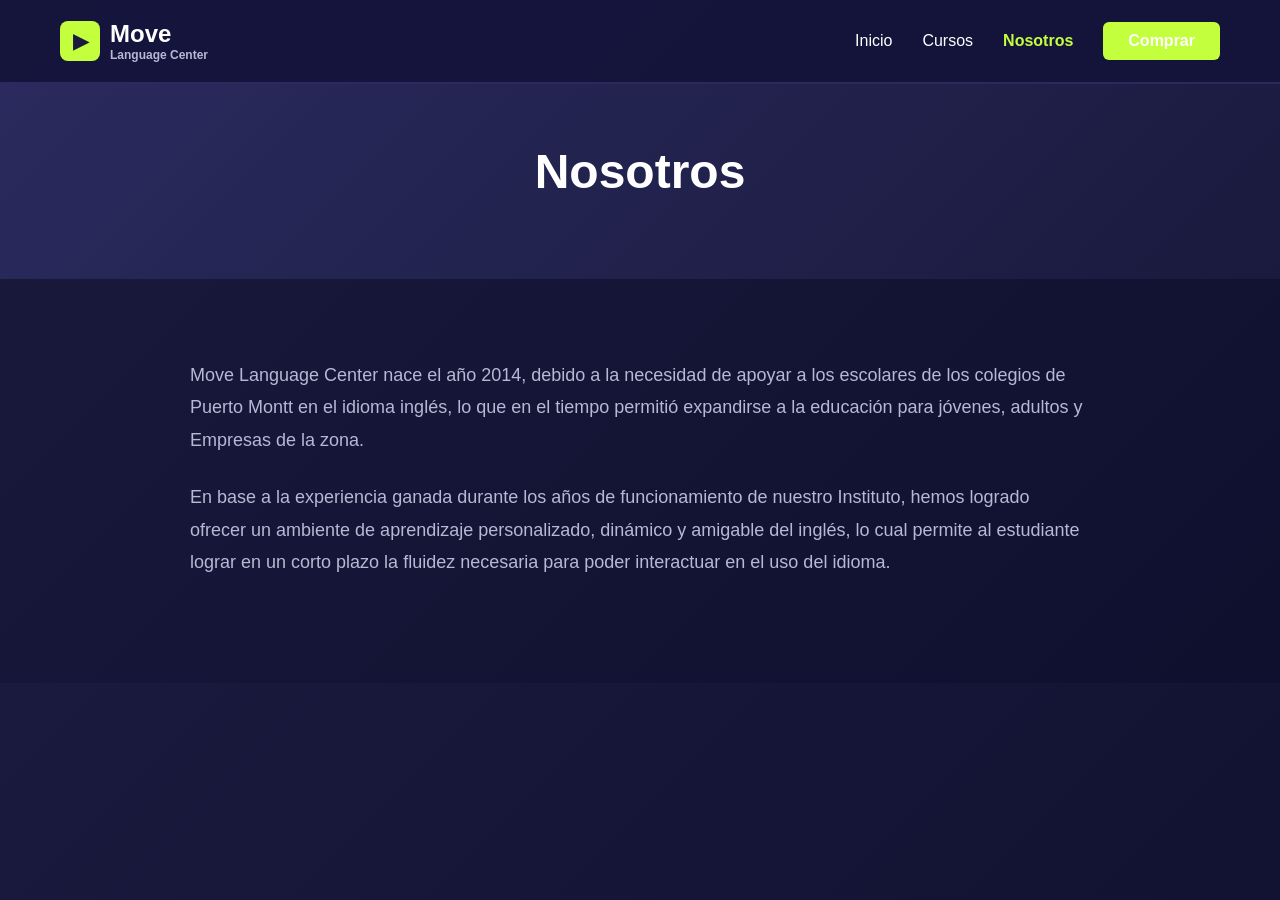
<file: nosotros.html>
<!DOCTYPE html>
<html lang="es">
<head>
    <meta charset="UTF-8">
    <meta name="viewport" content="width=device-width, initial-scale=1.0">
    <title>Nosotros - Move Language Center</title>
    <link rel="stylesheet" href="styles.css">
</head>
<body>
    <header>
        <nav class="container">
            <div class="logo">
                <div class="logo-icon">▶</div>
                <div>
                    <div style="font-size: 24px;">Move</div>
                    <div style="font-size: 12px; color: #b8b8d4;">Language Center</div>
                </div>
            </div>
            <div class="nav-links">
                <a href="index.html">Inicio</a>
                <a href="cursos.html">Cursos</a>
                <a href="nosotros.html" class="active">Nosotros</a>
                <a href="#comprar" class="btn-primary">Comprar</a>
            </div>
        </nav>
    </header>

    <section class="nosotros-hero">
        <div class="container">
            <h1>Nosotros</h1>
        </div>
    </section>

    <section class="nosotros-content">
        <div class="container">
            <div class="nosotros-text">
                <p>Move Language Center nace el año 2014, debido a la necesidad de apoyar a los escolares de los colegios de Puerto Montt en el idioma inglés, lo que en el tiempo permitió expandirse a la educación para jóvenes, adultos y Empresas de la zona.</p>
                
                <p>En base a la experiencia ganada durante los años de funcionamiento de nuestro Instituto, hemos logrado ofrecer un ambiente de aprendizaje personalizado, dinámico y amigable del inglés, lo cual permite al estudiante lograr en un corto plazo la fluidez necesaria para poder interactuar en el uso del idioma.</p>
            </div>
        </div>
    </section>
</body>
</html>
</file>
<file: styles.css>
/* Reset and Base Styles */ 
        * {
            margin: 0;
            padding: 0;
            box-sizing: border-box;
        }

        body {
            font-family: 'Segoe UI', Tahoma, Geneva, Verdana, sans-serif;
            background: linear-gradient(135deg, #1a1a3e 0%, #0f0f2e 100%);
            color: #ffffff;
        }

        .container {
            max-width: 1200px;
            margin: 0 auto;
            padding: 0 20px;
        }

        /* Header */
        header {
            background: rgba(20, 20, 60, 0.9);
            padding: 20px 0;
            border-bottom: 2px solid #2a2a5e;
            position: sticky;
            top: 0;
            z-index: 1000;
        }

        nav {
            display: flex;
            justify-content: space-between;
            align-items: center;
            flex-wrap: wrap;
            gap: 10px;
        }

        .logo {
            display: flex;
            align-items: center;
            gap: 10px;
            font-size: 24px;
            font-weight: bold;
        }

        .logo-icon {
            background: #c4ff3d;
            color: #1a1a3e;
            width: 40px;
            height: 40px;
            border-radius: 8px;
            display: flex;
            align-items: center;
            justify-content: center;
            font-size: 20px;
        }

        .nav-links {
            display: flex;
            gap: 30px;
            align-items: center;
            flex-wrap: wrap;
        }

        .nav-links a {
            color: #ffffff;
            text-decoration: none;
            transition: color 0.3s;
        }

        .nav-links a:hover {
            color: #c4ff3d;
        }

        .btn-primary {
            background: #c4ff3d;
            color: #1a1a3e;
            padding: 10px 25px;
            border-radius: 6px;
            text-decoration: none;
            font-weight: bold;
            transition: transform 0.3s;
            border: none;
        }

        .btn-primary:hover {
            transform: translateY(-2px);
        }

        /* User Profile Bar */
        .user-profile-bar {
            background: rgba(30, 30, 70, 0.95);
            padding: 20px 0;
            border-bottom: 1px solid #2a2a5e;
        }

        .user-profile-card {
            display: flex;
            align-items: center;
            gap: 30px;
            background: rgba(40, 40, 90, 0.6);
            padding: 20px 25px;
            border-radius: 10px;
            border: 1px solid #3a3a7e;
            transition: all 0.3s ease;
            flex-wrap: wrap;
        }

        .user-profile-card:hover {
            background: rgba(50, 50, 110, 0.8);
            border-color: #c4ff3d;
            box-shadow: 0 8px 25px rgba(196, 255, 61, 0.15);
            transform: translateY(-3px);
        }

        .profile-avatar {
            flex-shrink: 0;
        }

        .avatar-icon {
            background: linear-gradient(135deg, #c4ff3d 0%, #a8e600 100%);
            color: #1a1a3e;
            width: 50px;
            height: 50px;
            border-radius: 50%;
            display: flex;
            align-items: center;
            justify-content: center;
            font-size: 28px;
            box-shadow: 0 4px 15px rgba(196, 255, 61, 0.3);
        }

        .profile-info {
            flex-shrink: 0;
            min-width: 200px;
        }

        .profile-name {
            font-size: 16px;
            font-weight: bold;
            margin-bottom: 5px;
            color: #ffffff;
        }

        .profile-course {
            font-size: 13px;
            color: #b8b8d4;
        }

        .progress-indicators {
            display: flex;
            gap: 40px;
            flex: 1;
            justify-content: flex-end;
            flex-wrap: wrap;
        }

        .progress-item {
            display: flex;
            flex-direction: column;
            gap: 8px;
            min-width: 120px;
        }

        .progress-label {
            font-size: 12px;
            font-weight: 600;
            color: #b8b8d4;
            text-transform: uppercase;
            letter-spacing: 0.5px;
        }

        .progress-bar {
            height: 6px;
            background: rgba(100, 100, 150, 0.5);
            border-radius: 3px;
            overflow: hidden;
        }

        .progress-fill {
            height: 100%;
            background: linear-gradient(90deg, #c4ff3d 0%, #a8e600 100%);
            border-radius: 3px;
            transition: width 0.3s ease;
            box-shadow: 0 0 10px rgba(196, 255, 61, 0.4);
        }

        .progress-text {
            font-size: 12px;
            color: #c4ff3d;
            font-weight: 600;
        }

        /* Hero Section */
        .hero {
            padding: 80px 0;
            display: grid;
            grid-template-columns: 1fr 1fr;
            gap: 50px;
            align-items: center;
            max-width: 1400px;
            margin: 0 auto;
        }

        .hero-content h1 {
            font-size: 48px;
            margin-bottom: 20px;
            line-height: 1.2;
        }

        .hero-content .highlight {
            color: #c4ff3d;
        }

        .hero-content p {
            font-size: 18px;
            color: #b8b8d4;
            margin-bottom: 30px;
            line-height: 1.6;
        }

        .hero-buttons {
            display: flex;
            gap: 20px;
            margin-bottom: 40px;
            flex-wrap: wrap;
        }

        .btn-secondary {
            background: transparent;
            color: #ffffff;
            padding: 12px 30px;
            border: 2px solid #ffffff;
            border-radius: 6px;
            text-decoration: none;
            font-weight: bold;
            transition: all 0.3s;
        }

        .btn-secondary:hover {
            background: #ffffff;
            color: #1a1a3e;
        }

        .stats {
            display: flex;
            gap: 40px;
            flex-wrap: wrap;
        }

        .stat-item h3 {
            font-size: 32px;
            color: #c4ff3d;
            margin-bottom: 5px;
        }

        .stat-item p {
            font-size: 14px;
            color: #b8b8d4;
        }

        .hero-image {
            position: relative;
        }

        .hero-image img {
            width: 100%;
            border-radius: 12px;
        }

        .rating-badge {
            position: absolute;
            bottom: 20px;
            left: 20px;
            background: #c4ff3d;
            color: #1a1a3e;
            padding: 10px 20px;
            border-radius: 6px;
            font-weight: bold;
            display: flex;
            align-items: center;
            gap: 8px;
        }

        /* Why Choose Section */
        .why-choose {
            padding: 80px 0;
            text-align: center;
        }

        .why-choose h2 {
            font-size: 36px;
            margin-bottom: 15px;
        }

        .why-choose .subtitle {
            color: #b8b8d4;
            margin-bottom: 50px;
        }

        .features {
            display: grid;
            grid-template-columns: repeat(3, 1fr);
            gap: 30px;
        }

        .feature-card {
            background: rgba(42, 42, 94, 0.5);
            padding: 40px 30px;
            border-radius: 12px;
            border: 1px solid rgba(196, 255, 61, 0.2);
            transition: transform 0.3s;
        }

        .feature-card:hover {
            transform: translateY(-5px);
            border-color: #c4ff3d;
        }

        .feature-icon {
            background: #c4ff3d;
            color: #1a1a3e;
            width: 60px;
            height: 60px;
            border-radius: 10px;
            display: flex;
            align-items: center;
            justify-content: center;
            margin: 0 auto 20px;
            font-size: 28px;
        }

        .feature-card h3 {
            font-size: 22px;
            margin-bottom: 15px;
        }

        .feature-card p {
            color: #b8b8d4;
            line-height: 1.6;
        }

        /* Courses Section */
        .courses {
            padding: 80px 0;
            text-align: center;
        }

        .courses h2 {
            font-size: 36px;
            margin-bottom: 15px;
        }

        .courses .subtitle {
            color: #b8b8d4;
            margin-bottom: 50px;
        }

        .course-grid {
            display: grid;
            grid-template-columns: repeat(3, 1fr);
            gap: 30px;
        }

        .course-card {
            background: rgba(42, 42, 94, 0.5);
            border-radius: 12px;
            overflow: hidden;
            border: 1px solid rgba(196, 255, 61, 0.2);
            transition: transform 0.3s;
        }

        .course-card:hover {
            transform: translateY(-5px);
            border-color: #c4ff3d;
        }

        .course-image {
            width: 100%;
            height: 200px;
            background: #2a2a5e;
            display: flex;
            align-items: center;
            justify-content: center;
            font-size: 60px;
        }

        .course-content {
            padding: 25px;
            text-align: left;
        }

        .course-header {
            display: flex;
            justify-content: space-between;
            align-items: center;
            margin-bottom: 15px;
            flex-wrap: wrap;
            gap: 10px;
        }

        .course-badge {
            background: #c4ff3d;
            color: #1a1a3e;
            padding: 5px 12px;
            border-radius: 4px;
            font-size: 12px;
            font-weight: bold;
        }

        .course-price {
            font-size: 28px;
            color: #c4ff3d;
            font-weight: bold;
        }

        .course-card h3 {
            font-size: 20px;
            margin-bottom: 10px;
        }

        .course-card p {
            color: #b8b8d4;
            font-size: 14px;
            line-height: 1.6;
            margin-bottom: 20px;
        }

        .course-button {
            width: 100%;
            background: #c4ff3d;
            color: #1a1a3e;
            padding: 12px;
            border: none;
            border-radius: 6px;
            font-weight: bold;
            cursor: pointer;
            transition: transform 0.3s;
        }

        .course-button:hover {
            transform: translateY(-2px);
        }

        .course-button.secondary {
            background: transparent;
            color: #ffffff;
            border: 2px solid #ffffff;
        }

        /* CTA Section */
        .cta {
            padding: 80px 0;
            text-align: center;
        }

        .cta h2 {
            font-size: 36px;
            margin-bottom: 20px;
        }

        .cta p {
            color: #b8b8d4;
            margin-bottom: 40px;
            font-size: 18px;
        }

        .cta-buttons {
            display: flex;
            gap: 20px;
            justify-content: center;
            flex-wrap: wrap;
        }

        /* Footer */
        footer {
            background: rgba(20, 20, 60, 0.9);
            padding: 60px 0 30px;
            border-top: 2px solid #2a2a5e;
        }

        .footer-content {
            display: grid;
            grid-template-columns: 2fr 1fr 1fr 1fr;
            gap: 50px;
            margin-bottom: 40px;
        }

        .footer-about h3 {
            display: flex;
            align-items: center;
            gap: 10px;
            margin-bottom: 15px;
        }

        .footer-about p {
            color: #b8b8d4;
            line-height: 1.6;
        }

        .footer-section h4 {
            margin-bottom: 20px;
        }

        .footer-section ul {
            list-style: none;
        }

        .footer-section li {
            margin-bottom: 10px;
        }

        .footer-section a {
            color: #b8b8d4;
            text-decoration: none;
            transition: color 0.3s;
        }

        .footer-section a:hover {
            color: #c4ff3d;
        }

        .social-links {
            display: flex;
            gap: 15px;
            margin-top: 15px;
        }

        .social-links a {
            color: #c4ff3d;
            font-size: 20px;
        }

        .footer-bottom {
            text-align: center;
            padding-top: 30px;
            border-top: 1px solid #2a2a5e;
            color: #b8b8d4;
        }

        @media (max-width: 1024px) {
            .hero {
                grid-template-columns: 1fr;
                gap: 30px;
            }

            .progress-indicators {
                justify-content: flex-start;
                gap: 20px;
            }

            .stats {
                gap: 20px;
            }
        }

        @media (max-width: 768px) {
            .nav-links {
                gap: 15px;
                font-size: 14px;
            }

            .logo {
                font-size: 18px;
                gap: 8px;
            }

            .logo-icon {
                width: 32px;
                height: 32px;
                font-size: 16px;
            }

            .btn-primary {
                padding: 8px 16px;
                font-size: 14px;
            }

            .theme-toggle {
                padding: 6px 10px;
                font-size: 16px;
            }

            .hero {
                grid-template-columns: 1fr;
                padding: 40px 0;
            }

            .hero-content h1 {
                font-size: 32px;
                line-height: 1.3;
            }

            .hero-content p {
                font-size: 16px;
            }

            .hero-buttons {
                flex-direction: column;
            }

            .hero-buttons a {
                width: 100%;
                text-align: center;
                display: block;
            }

            .stats {
                flex-direction: column;
                gap: 20px;
            }

            .stat-item {
                text-align: left;
            }

            .features {
                grid-template-columns: 1fr;
                gap: 20px;
            }

            .feature-card {
                padding: 25px 20px;
            }

            .course-grid {
                grid-template-columns: 1fr;
                gap: 20px;
            }

            .user-profile-card {
                flex-direction: column;
                gap: 15px;
                align-items: flex-start;
            }

            .profile-info {
                min-width: auto;
                width: 100%;
            }

            .progress-indicators {
                flex-direction: row;
                gap: 20px;
                justify-content: flex-start;
                width: 100%;
            }

            .progress-item {
                min-width: 100px;
                flex: 1;
            }

            .footer-content {
                grid-template-columns: 1fr;
                gap: 30px;
            }

            .cta-buttons {
                flex-direction: column;
            }

            .cta-buttons a {
                width: 100%;
                text-align: center;
                display: block;
            }

            .why-choose h2,
            .courses h2,
            .cta h2 {
                font-size: 28px;
            }

            .why-choose .subtitle,
            .courses .subtitle,
            .cta p {
                font-size: 16px;
            }

            padding-horizontal: 15px;
        }

        @media (max-width: 480px) {
            .container {
                padding: 0 15px;
            }

            .nav-links {
                gap: 10px;
                font-size: 12px;
            }

            .logo {
                font-size: 16px;
            }

            .logo-icon {
                width: 28px;
                height: 28px;
                font-size: 14px;
            }

            .btn-primary {
                padding: 6px 12px;
                font-size: 12px;
            }

            header {
                padding: 12px 0;
            }

            nav {
                gap: 5px;
            }

            .hero {
                padding: 30px 0;
            }

            .hero-content h1 {
                font-size: 24px;
                margin-bottom: 15px;
            }

            .hero-content p {
                font-size: 14px;
                margin-bottom: 20px;
            }

            .hero-buttons {
                gap: 10px;
            }

            .hero-buttons a {
                padding: 10px 15px;
                font-size: 12px;
            }

            .stat-item h3 {
                font-size: 24px;
            }

            .stat-item p {
                font-size: 12px;
            }

            .why-choose,
            .courses,
            .cta {
                padding: 40px 0;
            }

            .why-choose h2,
            .courses h2,
            .cta h2 {
                font-size: 22px;
                margin-bottom: 10px;
            }

            .why-choose .subtitle,
            .courses .subtitle,
            .cta p {
                font-size: 14px;
                margin-bottom: 20px;
            }

            .feature-card {
                padding: 20px 15px;
            }

            .feature-icon {
                width: 50px;
                height: 50px;
                font-size: 24px;
            }

            .feature-card h3 {
                font-size: 18px;
            }

            .feature-card p {
                font-size: 13px;
            }

            .course-image {
                height: 150px;
                font-size: 40px;
            }

            .course-content {
                padding: 15px;
            }

            .course-card h3 {
                font-size: 16px;
            }

            .course-card p {
                font-size: 12px;
            }

            .course-badge {
                font-size: 10px;
                padding: 4px 10px;
            }

            .course-price {
                font-size: 20px;
            }

            .user-profile-bar {
                padding: 12px 0;
            }

            .user-profile-card {
                padding: 12px 15px;
                gap: 12px;
            }

            .avatar-icon {
                width: 40px;
                height: 40px;
                font-size: 20px;
            }

            .profile-name {
                font-size: 14px;
            }

            .profile-course {
                font-size: 12px;
            }

            .progress-label {
                font-size: 10px;
            }

            .progress-text {
                font-size: 10px;
            }

            footer {
                padding: 30px 0 15px;
            }

            .footer-about h3 {
                font-size: 16px;
            }

            .footer-about p,
            .footer-section a {
                font-size: 13px;
            }

            .footer-section h4 {
                font-size: 14px;
                margin-bottom: 10px;
            }

            .footer-section li {
                margin-bottom: 8px;
            }

            .footer-bottom {
                font-size: 12px;
                padding-top: 15px;
            }
        }

        /* Cursos Page Styles */
        .nav-links a.active {
            color: #c4ff3d;
        }

        .cursos-hero {
            padding: 60px 0;
            background: linear-gradient(135deg, #2a2a5e 0%, #1a1a3e 100%);
            text-align: center;
        }

        .cursos-hero h1 {
            font-size: 48px;
            margin-bottom: 20px;
        }

        .all-courses {
            padding: 80px 0;
        }

        .courses-filter {
            display: flex;
            gap: 15px;
            justify-content: center;
            margin-bottom: 50px;
            flex-wrap: wrap;
        }

        .filter-btn {
            background: transparent;
            color: #ffffff;
            border: 2px solid #2a2a5e;
            padding: 10px 25px;
            border-radius: 6px;
            cursor: pointer;
            transition: all 0.3s;
            font-size: 14px;
            font-weight: 500;
        }

        .filter-btn:hover {
            border-color: #c4ff3d;
            color: #c4ff3d;
        }

        .filter-btn.active {
            background: #c4ff3d;
            color: #1a1a3e;
            border-color: #c4ff3d;
        }

        .course-details {
            display: flex;
            flex-direction: column;
            gap: 8px;
            margin: 15px 0;
            font-size: 14px;
            color: #b8b8d4;
        }

        .course-details span {
            display: flex;
            align-items: center;
            gap: 8px;
        }

        .full-width {
            width: 100%;
            display: block;
            text-align: center;
            padding: 12px 20px;
        }

        .beginner-badge {
            background: #4a7c59;
            color: #ffffff;
        }

        .intermediate-badge {
            background: #7c6a4a;
            color: #ffffff;
        }

        .advanced-badge {
            background: #7c4a4a;
            color: #ffffff;
        }

        .course-comparison {
            padding: 80px 0;
            background: rgba(42, 42, 94, 0.3);
        }

        .course-comparison h2 {
            text-align: center;
            margin-bottom: 50px;
            font-size: 36px;
        }

        .comparison-table {
            width: 100%;
            border-collapse: collapse;
            background: rgba(20, 20, 60, 0.5);
            border-radius: 8px;
            overflow: hidden;
        }

        .comparison-table thead {
            background: linear-gradient(135deg, #2a2a5e 0%, #1a1a3e 100%);
        }

        .comparison-table th,
        .comparison-table td {
            padding: 20px;
            text-align: center;
            border-bottom: 1px solid #2a2a5e;
        }

        .comparison-table th {
            font-weight: bold;
            color: #c4ff3d;
        }

        .comparison-table td:first-child,
        .comparison-table th:first-child {
            text-align: left;
        }

        .comparison-table tr:last-child td {
            border-bottom: none;
        }

        .comparison-table tbody tr:hover {
            background: rgba(196, 255, 61, 0.05);
        }

        .cta-section {
            padding: 80px 0;
            text-align: center;
            background: linear-gradient(135deg, #2a2a5e 0%, #1a1a3e 100%);
        }

        .cta-section h2 {
            font-size: 40px;
            margin-bottom: 20px;
        }

        .cta-section p {
            font-size: 18px;
            margin-bottom: 30px;
            color: #b8b8d4;
        }

        /* Nosotros Section */
        .nosotros-hero {
            padding: 60px 0;
            background: linear-gradient(135deg, #2a2a5e 0%, #1a1a3e 100%);
            text-align: center;
        }

        .nosotros-hero h1 {
            font-size: 48px;
            margin-bottom: 20px;
        }

        .nosotros-content {
            padding: 80px 0;
        }

        .nosotros-text {
            max-width: 900px;
            margin: 0 auto;
        }

        .nosotros-text p {
            font-size: 18px;
            line-height: 1.8;
            margin-bottom: 25px;
            color: #b8b8d4;
        }

        .nosotros-text p:first-child {
            margin-top: 0;
        }

        .nav-links a.active {
            color: #c4ff3d;
            font-weight: bold;
        }

        @media (max-width: 768px) {
            .courses-filter {
                flex-direction: column;
            }

            .filter-btn {
                width: 100%;
            }

            .comparison-table {
                font-size: 12px;
            }

            .comparison-table th,
            .comparison-table td {
                padding: 10px;
            }

            .cursos-hero h1 {
                font-size: 32px;
            }

            .cta-section h2 {
                font-size: 28px;
            }
        }
</file>
